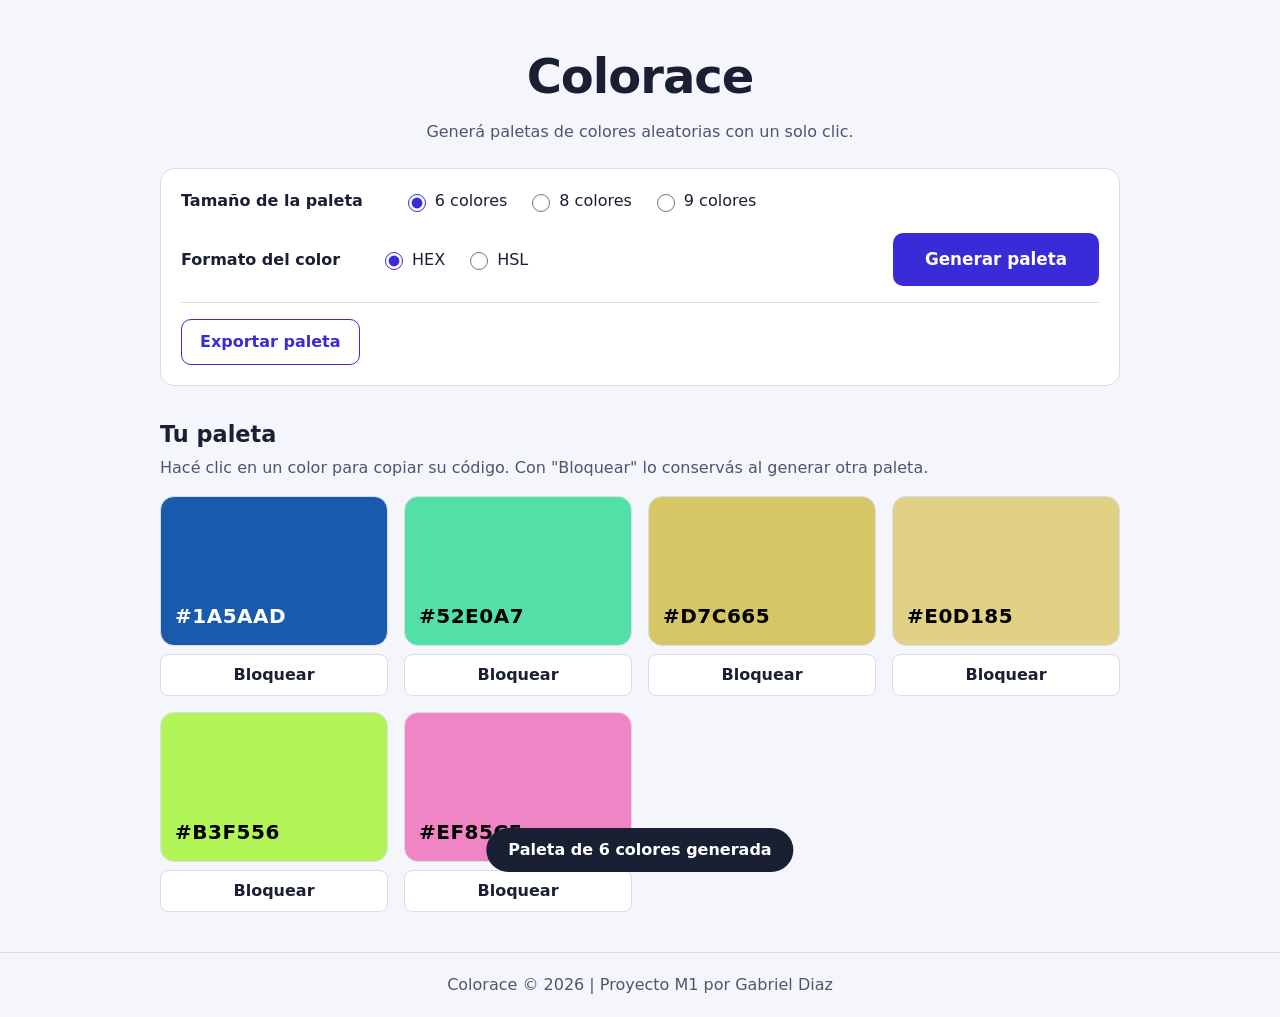
<file: index.html>
<!DOCTYPE html>
<html lang="es">
<head>
  <meta charset="UTF-8">
  <meta http-equiv="refresh" content="0; url=Desarrollo/index.html">
  <title>Colorfly Studio</title>
</head>
<body>
  <p><a href="Desarrollo/index.html">Ir a la aplicación</a></p>
</body>
</html>
</file>
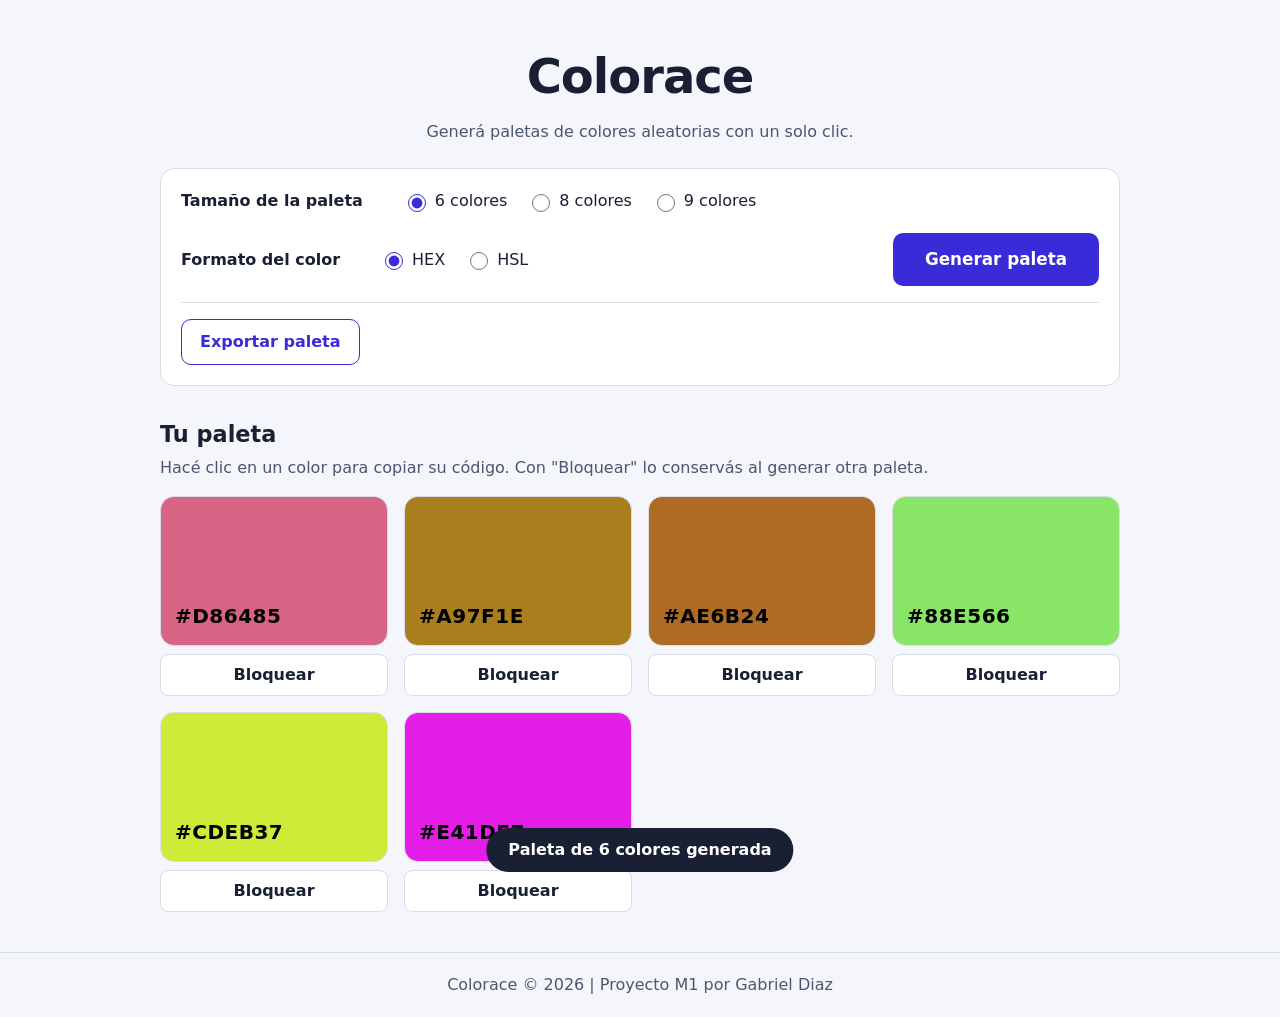
<file: Desarrollo/index.html>
<!DOCTYPE html>
<html lang="es">
<head>
  <meta charset="UTF-8">
  <meta name="viewport" content="width=device-width, initial-scale=1.0">
  <meta name="description" content="Colorace: generador de paletas de colores aleatorias.">
  <title>Colorace | Generador de paletas</title>
  <link rel="stylesheet" href="styles.css">
  <script src="app.js" defer></script>
</head>
<body>
  <header class="encabezado">
    <h1 class="titulo">Colorace</h1>
    <p class="subtitulo">Generá paletas de colores aleatorias con un solo clic.</p>
  </header>

  <main class="contenedor">
    <section aria-labelledby="t-opciones" class="panel">
      <h2 id="t-opciones" class="visualmente-oculto">Opciones de la paleta</h2>
      <form id="formulario" class="formulario">
        <fieldset class="grupo">
          <legend>Tamaño de la paleta</legend>
          <label class="opcion"><input type="radio" name="tamano" value="6" checked> 6 colores</label>
          <label class="opcion"><input type="radio" name="tamano" value="8"> 8 colores</label>
          <label class="opcion"><input type="radio" name="tamano" value="9"> 9 colores</label>
        </fieldset>
        <fieldset class="grupo">
          <legend>Formato del color</legend>
          <label class="opcion"><input type="radio" name="formato" value="hex" checked> HEX</label>
          <label class="opcion"><input type="radio" name="formato" value="hsl"> HSL</label>
        </fieldset>
        <button type="submit" class="boton">Generar paleta</button>
      </form>
      <div class="acciones">
        <button type="button" class="boton-secundario" id="exportar">Exportar paleta</button>
      </div>
    </section>

    <section aria-labelledby="t-paleta">
      <h2 id="t-paleta" class="titulo-seccion">Tu paleta</h2>
      <p class="ayuda">Hacé clic en un color para copiar su código. Con "Bloquear" lo conservás al generar otra paleta.</p>
      <ul id="paleta" class="paleta"></ul>
    </section>

    <p id="aviso" class="aviso" role="status" aria-live="polite"></p>
  </main>

  <footer class="pie">
    <p>Colorace &copy; 2026 | Proyecto M1 por Gabriel Diaz</p>
  </footer>
</body>
</html>
</file>
<file: Desarrollo/styles.css>
:root {
  --fondo: #f4f6fb;
  --superficie: #ffffff;
  --texto: #1a2033;
  --suave: #4d5670;
  --acento: #3a2bd9;
  --acento-oscuro: #2a1db0;
  --borde: #d8dde9;
  --radio: 14px;
}

* { box-sizing: border-box; }

body {
  margin: 0;
  min-height: 100vh;
  display: flex;
  flex-direction: column;
  font-family: system-ui, "Segoe UI", Arial, sans-serif;
  line-height: 1.5;
  color: var(--texto);
  background: var(--fondo);
}

:focus-visible { 
  outline: 3px solid var(--texto); 
  outline-offset: 3px; 
}

.visualmente-oculto {
  position: absolute;
  width: 1px;
  height: 1px;
  overflow: hidden;
  clip: rect(0 0 0 0);
  white-space: nowrap;
}

.encabezado { 
  padding: 40px 20px 24px; 
  text-align: center; }

.titulo { 
  margin: 0; 
  font-size: clamp(2rem, 5vw, 3rem); 
  letter-spacing: -1px; 
}
.subtitulo { 
  margin: 8px 0 0; 
  color: var(--suave); 
}

.contenedor { flex: 1; width: 100%; 
  max-width: 1000px; 
  margin: 0 auto; 
  padding: 0 20px 40px; 
}

.panel {
  background: var(--superficie);
  border: 1px solid var(--borde);
  border-radius: var(--radio);
  padding: 20px;
  margin-bottom: 32px;
}

.formulario { 
  display: flex; 
  flex-wrap: wrap; 
  justify-content: space-between; 
  align-items: center; 
  gap: 20px; 
}

.grupo { 
  display: flex; 
  flex-wrap: wrap; 
  align-items: center; 
  gap: 8px 20px; 
  margin: 0; 
  padding: 0; 
  border: 0; 
}
.grupo legend { 
  float: left; 
  margin-right: 20px; 
  padding: 0; 
  font-weight: 700;
}
.opcion { 
  display: inline-flex; 
  align-items: center; 
  gap: 6px; cursor: pointer; 
}
.opcion input { width: 18px; 
  height: 18px; 
  accent-color: var(--acento); 
}

.boton {
  padding: 14px 32px;
  border: 0;
  border-radius: 10px;
  background: var(--acento);
  color: #fff;
  font: inherit;
  font-size: 1.05rem;
  font-weight: 700;
  cursor: pointer;
  transition: background .2s ease, transform .1s ease;
}
.boton:hover { 
  background: var(--acento-oscuro); 
}
.boton:active { 
  transform: scale(.97); 
}

.titulo-seccion { 
  margin: 0; 
  font-size: 1.4rem; 
}
.ayuda { 
  margin: 4px 0 16px; 
  color: var(--suave); 
}

.paleta { 
  list-style: none; 
  margin: 0; padding: 0; 
  display: grid; 
  grid-template-columns: repeat(auto-fill, minmax(200px, 1fr)); 
  gap: 16px; 
}

.color {
  width: 100%;
  min-height: 150px;
  display: flex;
  flex-direction: column;
  justify-content: flex-end;
  align-items: flex-start;
  gap: 2px;
  padding: 14px;
  border: 1px solid var(--borde);
  border-radius: var(--radio);
  background: var(--color);
  color: var(--texto-color);
  font: inherit;
  text-align: left;
  cursor: pointer;
  transition: transform .2s ease, box-shadow .2s ease;
  animation: aparecer .35s ease both;
}

.color:hover { 
  transform: translateY(-4px); 
  box-shadow: 0 8px 20px rgba(26, 32, 51, .2); 
}

.codigo { 
  font-size: 1.25rem; 
  font-weight: 800; 
  letter-spacing: .5px; 
}

.detalle { 
  font-size: .9rem; opacity: .95; 
}

@keyframes aparecer { from { opacity: 0; transform: translateY(8px); } }

.aviso {
  position: fixed;
  left: 50%;
  bottom: 28px;
  margin: 0;
  padding: 10px 22px;
  border-radius: 999px;
  background: var(--texto);
  color: #fff;
  font-weight: 600;
  opacity: 0;
  transform: translate(-50%, 12px);
  pointer-events: none;
  transition: opacity .2s ease, transform .2s ease;
}

.aviso.visible { 
  opacity: 1; transform: translate(-50%, 0); 
}

.pie { padding: 20px; text-align: center; color: var(--suave); border-top: 1px solid var(--borde); }
.pie p { margin: 0; }

@media (prefers-reduced-motion: reduce) {
  .color, .aviso, .boton { animation: none; transition: none; }
}

.acciones {
  display: flex;
  flex-wrap: wrap;
  gap: 10px;
  margin-top: 16px;
  padding-top: 16px;
  border-top: 1px solid var(--borde);
}

.boton-secundario {
  padding: 10px 18px;
  border: 1px solid var(--acento);
  border-radius: 10px;
  background: var(--superficie);
  color: var(--acento);
  font: inherit;
  font-weight: 600;
  cursor: pointer;
  transition: background .2s ease, color .2s ease;
}
.boton-secundario:hover {
  background: var(--acento);
  color: #fff;
}
.boton-secundario:active {
  transform: scale(.97);
}

.tarjeta {
  display: flex;
  flex-direction: column;
  gap: 8px;
}

.candado {
  padding: 8px;
  border: 1px solid var(--borde);
  border-radius: 8px;
  background: var(--superficie);
  color: var(--texto);
  font: inherit;
  font-weight: 600;
  cursor: pointer;
}
.candado[aria-pressed="true"] {
  background: var(--texto);
  border-color: var(--texto);
  color: #fff;
}

.seccion-guardadas {
  margin-top: 40px;
}

.guardadas {
  list-style: none;
  margin: 16px 0 0;
  padding: 0;
  display: grid;
  gap: 12px;
}

.guardada {
  display: flex;
  flex-wrap: wrap;
  align-items: center;
  gap: 12px;
  padding: 12px;
  background: var(--superficie);
  border: 1px solid var(--borde);
  border-radius: var(--radio);
}

.mini {
  display: flex;
  flex: 1;
  min-width: 200px;
  height: 36px;
  border-radius: 8px;
  overflow: hidden;
}
.mini span {
  flex: 1;
  background: var(--color);
}

.vacio {
  color: var(--suave);
}
</file>
